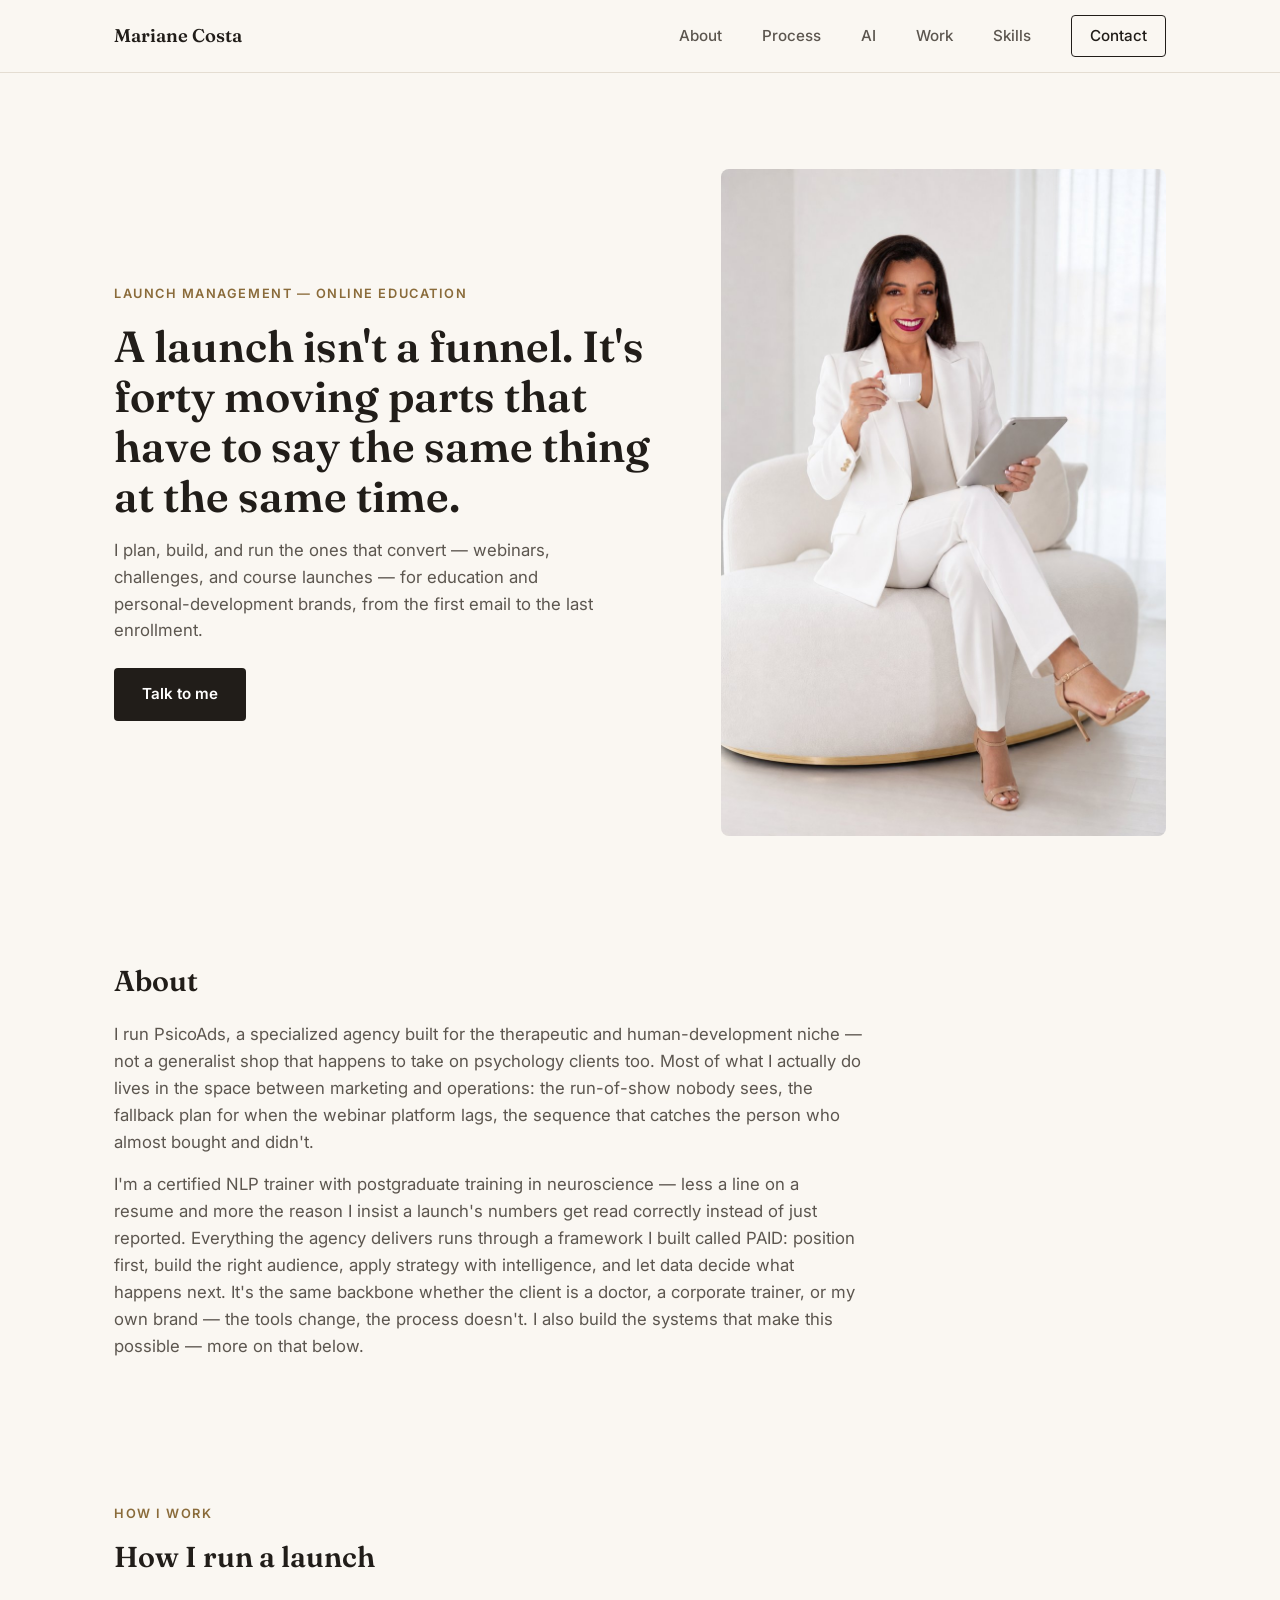
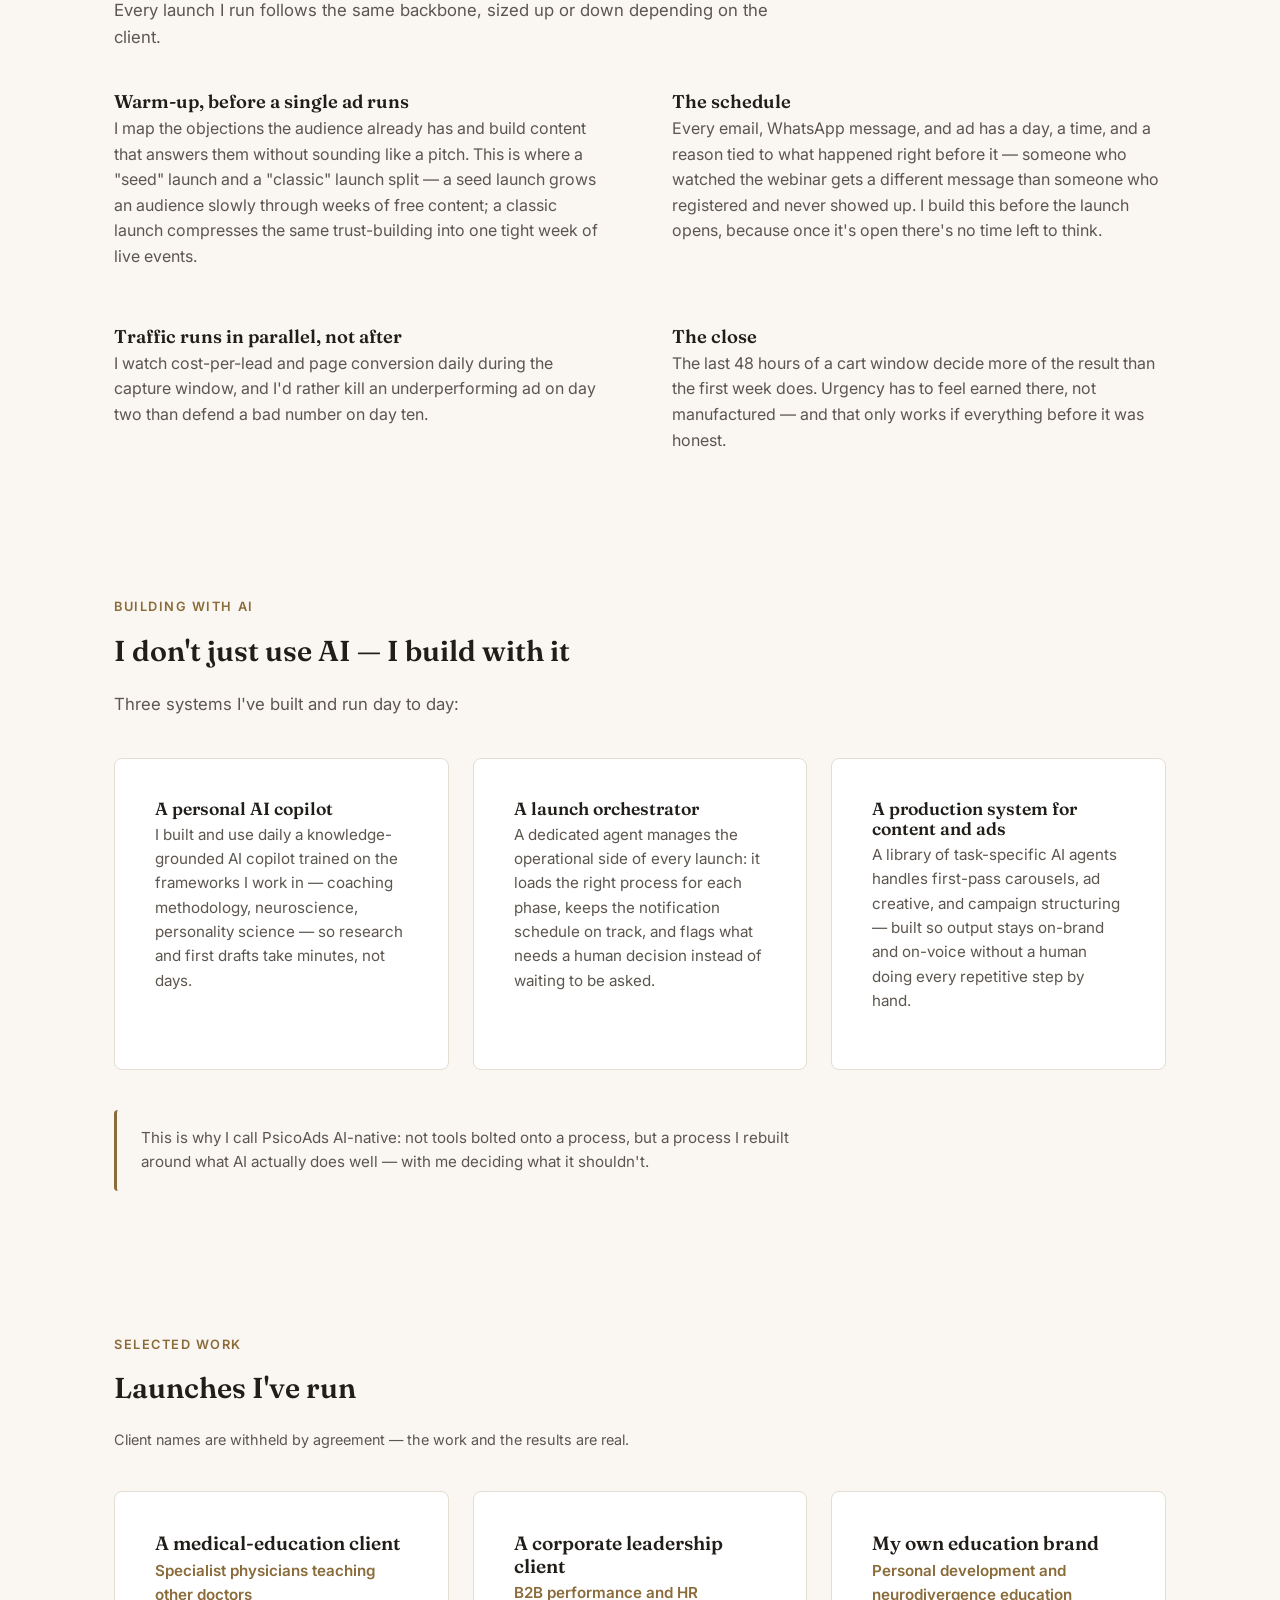
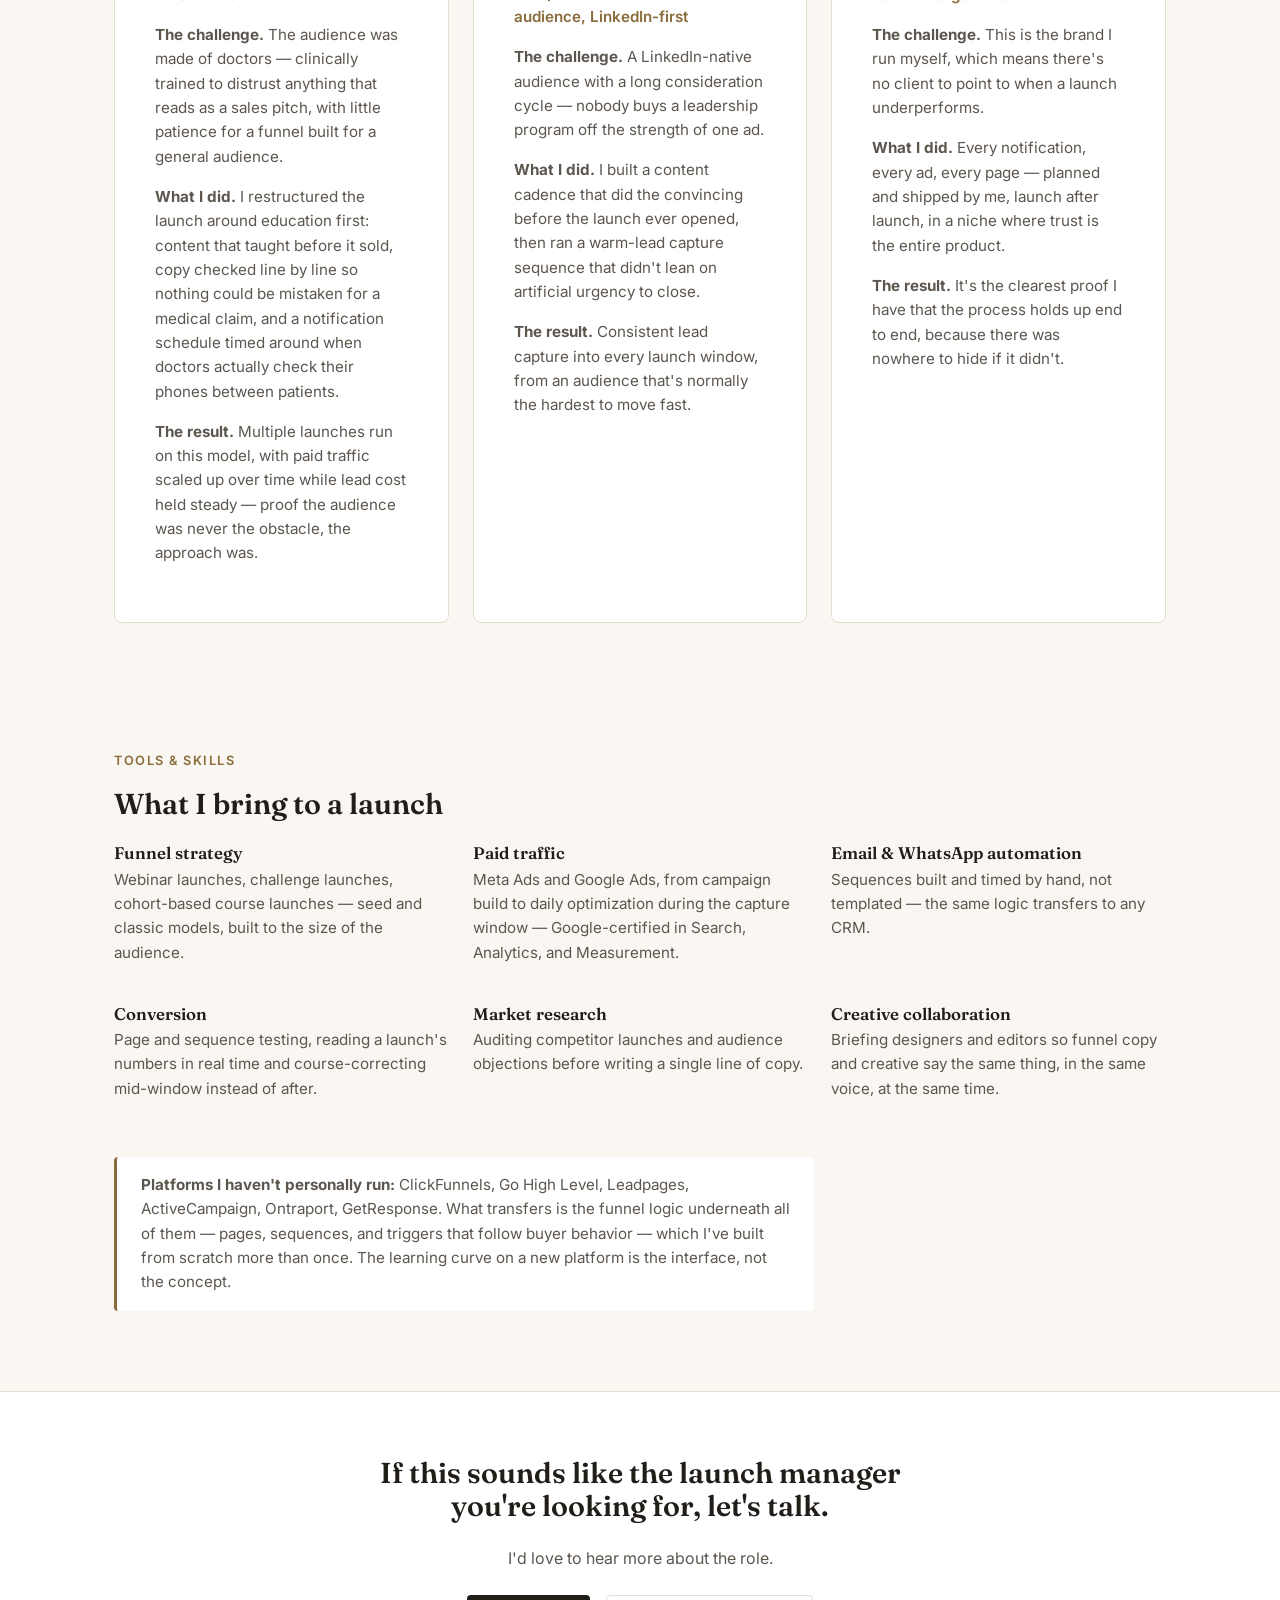
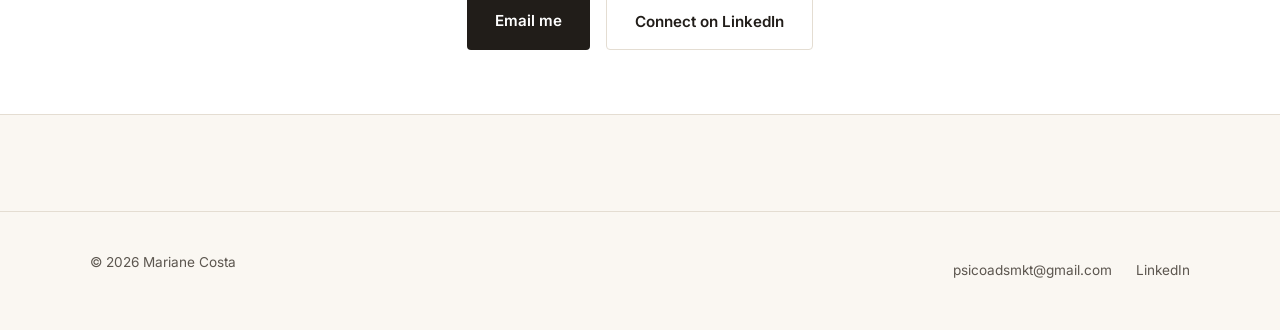
<file: index.html>
<!DOCTYPE html>
<html lang="en">
<head>
<meta charset="UTF-8">
<meta name="viewport" content="width=device-width, initial-scale=1.0">
<title>Mariane Costa — Launch Manager, Online Education</title>
<meta name="description" content="Launch strategist for online education brands — webinars, challenges, and cohort launches, from first email to last enrollment.">
<link rel="preconnect" href="https://fonts.googleapis.com">
<link rel="preconnect" href="https://fonts.gstatic.com" crossorigin>
<link href="https://fonts.googleapis.com/css2?family=Fraunces:opsz,wght@9..144,400;9..144,600&family=Inter:wght@400;500;600&display=swap" rel="stylesheet">
<link rel="stylesheet" href="styles.css">
<link rel="icon" href="data:,">
<link rel="canonical" href="https://marianecosta-6240.github.io/" />

<meta property="og:type" content="website" />
<meta property="og:site_name" content="Mariane Costa" />
<meta property="og:title" content="Mariane Costa — Launch Manager, Online Education" />
<meta property="og:description" content="Launch strategist for online education brands — webinars, challenges, and cohort launches, from first email to last enrollment." />
<meta property="og:url" content="https://marianecosta-6240.github.io/" />
<meta property="og:image" content="https://marianecosta-6240.github.io/assets/img/mariane-portrait.jpg" />
<meta property="og:image:width" content="600" />
<meta property="og:image:height" content="900" />
<meta property="og:locale" content="en_US" />

<meta name="twitter:card" content="summary_large_image" />
<meta name="twitter:title" content="Mariane Costa — Launch Manager, Online Education" />
<meta name="twitter:description" content="Launch strategist for online education brands — webinars, challenges, and cohort launches, from first email to last enrollment." />
<meta name="twitter:image" content="https://marianecosta-6240.github.io/assets/img/mariane-portrait.jpg" />
</head>
<body>
<header class="site-header">
  <div class="container header-inner">
    <a href="#home" class="brand">Mariane Costa</a>
    <button class="nav-toggle" id="navToggle" aria-label="Toggle menu" aria-expanded="false">
      <span></span><span></span><span></span>
    </button>
    <nav class="site-nav" id="siteNav">
      <a href="#about">About</a>
      <a href="#process">Process</a>
      <a href="#ai">AI</a>
      <a href="#work">Work</a>
      <a href="#skills">Skills</a>
      <a href="#contact" class="nav-cta">Contact</a>
    </nav>
  </div>
</header>

<main id="home">
  <section class="hero" id="hero">
    <div class="container hero-inner">
      <div class="hero-text">
        <p class="eyebrow">Launch Management — Online Education</p>
        <h1>A launch isn't a funnel. It's forty moving parts that have to say the same thing at the same time.</h1>
        <p class="hero-lead">I plan, build, and run the ones that convert — webinars, challenges, and course launches — for education and personal-development brands, from the first email to the last enrollment.</p>
        <div class="hero-actions">
          <a href="mailto:psicoadsmkt@gmail.com" class="btn btn-primary">Talk to me</a>
        </div>
      </div>
      <div class="hero-photo">
        <img src="assets/img/mariane-portrait.jpg" alt="Mariane Costa" width="600" height="900" loading="eager">
      </div>
    </div>
  </section>
  <section class="section about" id="about">
    <div class="container about-inner">
      <h2>About</h2>
      <p>I run PsicoAds, a specialized agency built for the therapeutic and human-development niche — not a generalist shop that happens to take on psychology clients too. Most of what I actually do lives in the space between marketing and operations: the run-of-show nobody sees, the fallback plan for when the webinar platform lags, the sequence that catches the person who almost bought and didn't.</p>
      <p>I'm a certified NLP trainer with postgraduate training in neuroscience — less a line on a resume and more the reason I insist a launch's numbers get read correctly instead of just reported. Everything the agency delivers runs through a framework I built called PAID: position first, build the right audience, apply strategy with intelligence, and let data decide what happens next. It's the same backbone whether the client is a doctor, a corporate trainer, or my own brand — the tools change, the process doesn't. I also build the systems that make this possible — more on that below.</p>
    </div>
  </section>
  <section class="section process" id="process">
    <div class="container">
      <p class="eyebrow">How I Work</p>
      <h2>How I run a launch</h2>
      <p class="process-intro">Every launch I run follows the same backbone, sized up or down depending on the client.</p>
      <div class="process-list">
        <div class="process-step">
          <h3>Warm-up, before a single ad runs</h3>
          <p>I map the objections the audience already has and build content that answers them without sounding like a pitch. This is where a "seed" launch and a "classic" launch split — a seed launch grows an audience slowly through weeks of free content; a classic launch compresses the same trust-building into one tight week of live events.</p>
        </div>
        <div class="process-step">
          <h3>The schedule</h3>
          <p>Every email, WhatsApp message, and ad has a day, a time, and a reason tied to what happened right before it — someone who watched the webinar gets a different message than someone who registered and never showed up. I build this before the launch opens, because once it's open there's no time left to think.</p>
        </div>
        <div class="process-step">
          <h3>Traffic runs in parallel, not after</h3>
          <p>I watch cost-per-lead and page conversion daily during the capture window, and I'd rather kill an underperforming ad on day two than defend a bad number on day ten.</p>
        </div>
        <div class="process-step">
          <h3>The close</h3>
          <p>The last 48 hours of a cart window decide more of the result than the first week does. Urgency has to feel earned there, not manufactured — and that only works if everything before it was honest.</p>
        </div>
      </div>
    </div>
  </section>
  <section class="section ai" id="ai">
    <div class="container">
      <p class="eyebrow">Building With AI</p>
      <h2>I don't just use AI — I build with it</h2>
      <p class="ai-intro">Three systems I've built and run day to day:</p>
      <div class="ai-grid">
        <div class="ai-card">
          <h3>A personal AI copilot</h3>
          <p>I built and use daily a knowledge-grounded AI copilot trained on the frameworks I work in — coaching methodology, neuroscience, personality science — so research and first drafts take minutes, not days.</p>
        </div>
        <div class="ai-card">
          <h3>A launch orchestrator</h3>
          <p>A dedicated agent manages the operational side of every launch: it loads the right process for each phase, keeps the notification schedule on track, and flags what needs a human decision instead of waiting to be asked.</p>
        </div>
        <div class="ai-card">
          <h3>A production system for content and ads</h3>
          <p>A library of task-specific AI agents handles first-pass carousels, ad creative, and campaign structuring — built so output stays on-brand and on-voice without a human doing every repetitive step by hand.</p>
        </div>
      </div>
      <p class="ai-note">This is why I call PsicoAds AI-native: not tools bolted onto a process, but a process I rebuilt around what AI actually does well — with me deciding what it shouldn't.</p>
    </div>
  </section>
  <section class="section work" id="work">
    <div class="container">
      <p class="eyebrow">Selected Work</p>
      <h2>Launches I've run</h2>
      <p class="work-note">Client names are withheld by agreement — the work and the results are real.</p>
      <div class="case-grid">
        <article class="case-card">
          <h3>A medical-education client</h3>
          <p class="case-label">Specialist physicians teaching other doctors</p>
          <p><strong>The challenge.</strong> The audience was made of doctors — clinically trained to distrust anything that reads as a sales pitch, with little patience for a funnel built for a general audience.</p>
          <p><strong>What I did.</strong> I restructured the launch around education first: content that taught before it sold, copy checked line by line so nothing could be mistaken for a medical claim, and a notification schedule timed around when doctors actually check their phones between patients.</p>
          <p><strong>The result.</strong> Multiple launches run on this model, with paid traffic scaled up over time while lead cost held steady — proof the audience was never the obstacle, the approach was.</p>
        </article>
        <article class="case-card">
          <h3>A corporate leadership client</h3>
          <p class="case-label">B2B performance and HR audience, LinkedIn-first</p>
          <p><strong>The challenge.</strong> A LinkedIn-native audience with a long consideration cycle — nobody buys a leadership program off the strength of one ad.</p>
          <p><strong>What I did.</strong> I built a content cadence that did the convincing before the launch ever opened, then ran a warm-lead capture sequence that didn't lean on artificial urgency to close.</p>
          <p><strong>The result.</strong> Consistent lead capture into every launch window, from an audience that's normally the hardest to move fast.</p>
        </article>
        <article class="case-card">
          <h3>My own education brand</h3>
          <p class="case-label">Personal development and neurodivergence education</p>
          <p><strong>The challenge.</strong> This is the brand I run myself, which means there's no client to point to when a launch underperforms.</p>
          <p><strong>What I did.</strong> Every notification, every ad, every page — planned and shipped by me, launch after launch, in a niche where trust is the entire product.</p>
          <p><strong>The result.</strong> It's the clearest proof I have that the process holds up end to end, because there was nowhere to hide if it didn't.</p>
        </article>
      </div>
    </div>
  </section>
  <section class="section skills" id="skills">
    <div class="container">
      <p class="eyebrow">Tools &amp; Skills</p>
      <h2>What I bring to a launch</h2>
      <div class="skill-grid">
        <div class="skill-item"><h3>Funnel strategy</h3><p>Webinar launches, challenge launches, cohort-based course launches — seed and classic models, built to the size of the audience.</p></div>
        <div class="skill-item"><h3>Paid traffic</h3><p>Meta Ads and Google Ads, from campaign build to daily optimization during the capture window — Google-certified in Search, Analytics, and Measurement.</p></div>
        <div class="skill-item"><h3>Email &amp; WhatsApp automation</h3><p>Sequences built and timed by hand, not templated — the same logic transfers to any CRM.</p></div>
        <div class="skill-item"><h3>Conversion</h3><p>Page and sequence testing, reading a launch's numbers in real time and course-correcting mid-window instead of after.</p></div>
        <div class="skill-item"><h3>Market research</h3><p>Auditing competitor launches and audience objections before writing a single line of copy.</p></div>
        <div class="skill-item"><h3>Creative collaboration</h3><p>Briefing designers and editors so funnel copy and creative say the same thing, in the same voice, at the same time.</p></div>
      </div>
      <p class="skill-honesty"><strong>Platforms I haven't personally run:</strong> ClickFunnels, Go High Level, Leadpages, ActiveCampaign, Ontraport, GetResponse. What transfers is the funnel logic underneath all of them — pages, sequences, and triggers that follow buyer behavior — which I've built from scratch more than once. The learning curve on a new platform is the interface, not the concept.</p>
    </div>
  </section>
  <section class="section contact" id="contact">
    <div class="container contact-inner">
      <h2>If this sounds like the launch manager you're looking for, let's talk.</h2>
      <p>I'd love to hear more about the role.</p>
      <div class="hero-actions">
        <a href="mailto:psicoadsmkt@gmail.com" class="btn btn-primary">Email me</a>
        <a href="https://www.linkedin.com/in/mari-costa-mkt" target="_blank" rel="noopener" class="btn btn-secondary">Connect on LinkedIn</a>
      </div>
    </div>
  </section>
</main>

<footer class="site-footer">
  <div class="container footer-inner">
    <p>&copy; 2026 Mariane Costa</p>
    <div class="footer-links">
      <a href="mailto:psicoadsmkt@gmail.com">psicoadsmkt@gmail.com</a>
      <a href="https://www.linkedin.com/in/mari-costa-mkt" target="_blank" rel="noopener">LinkedIn</a>
    </div>
  </div>
</footer>

<script src="script.js"></script>
</body>
</html>
</file>
<file: styles.css>
:root {
  --color-bg: #FAF7F2;
  --color-bg-alt: #FFFFFF;
  --color-ink: #211D19;
  --color-ink-soft: #5C564F;
  --color-accent: #8A6B3A;
  --color-border: #E4DDD2;
  --font-display: 'Fraunces', serif;
  --font-body: 'Inter', sans-serif;
  --container-w: 1100px;
  --space-1: 8px;
  --space-2: 16px;
  --space-3: 24px;
  --space-4: 40px;
  --space-5: 64px;
  --space-6: 96px;
  --radius: 4px;
}

* { box-sizing: border-box; }
html { scroll-behavior: smooth; scroll-padding-top: 104px; }
@media (prefers-reduced-motion: reduce) {
  html { scroll-behavior: auto; }
}
body { margin:0; font-family: var(--font-body); color: var(--color-ink); background: var(--color-bg); line-height:1.6; -webkit-font-smoothing:antialiased; overflow-x:hidden; }
img { max-width:100%; height:auto; display:block; }
a { color: inherit; }
h1,h2,h3 { font-family: var(--font-display); font-weight:600; line-height:1.15; margin:0 0 var(--space-2); }
p { margin:0 0 var(--space-2); color: var(--color-ink-soft); }

.container { max-width: var(--container-w); margin:0 auto; padding: 0 var(--space-3); }
.section { padding: var(--space-5) 0; }
.section h2 { font-size:1.8rem; margin-bottom: var(--space-3); }
.eyebrow { font-family: var(--font-body); font-size:.8rem; letter-spacing:.12em; text-transform:uppercase; color: var(--color-accent); font-weight:600; margin-bottom: var(--space-2); }

.btn { display:inline-block; padding:14px 28px; border-radius: var(--radius); font-weight:600; text-decoration:none; font-size:.95rem; transition: transform .15s ease, opacity .15s ease; }
.btn-primary { background: var(--color-ink); color:#fff; }
.btn-primary:hover { transform: translateY(-2px); }
.btn-secondary { border:1px solid var(--color-border); color: var(--color-ink); }
.btn-secondary:hover { border-color: var(--color-accent); color: var(--color-accent); }

.site-header { position:sticky; top:0; background: rgba(250,247,242,.92); backdrop-filter: blur(6px); border-bottom:1px solid var(--color-border); z-index:100; }
.header-inner { display:flex; align-items:center; justify-content:space-between; height:72px; }
.brand { font-family: var(--font-display); font-size:1.15rem; font-weight:600; text-decoration:none; }
.site-nav { display:flex; align-items:center; gap: var(--space-4); }
.site-nav a { text-decoration:none; font-size:.95rem; font-weight:500; color: var(--color-ink-soft); }
.site-nav a:hover { color: var(--color-ink); }
.nav-cta { padding:8px 18px; border:1px solid var(--color-ink); border-radius: var(--radius); color: var(--color-ink) !important; }
.nav-toggle { display:none; flex-direction:column; gap:5px; background:none; border:none; cursor:pointer; padding:8px; }
.nav-toggle span { width:22px; height:2px; background: var(--color-ink); }

@media (max-width: 768px) {
  .nav-toggle { display:flex; }
  .site-nav { position:absolute; top:72px; left:0; right:0; background: var(--color-bg-alt); flex-direction:column; align-items:flex-start; gap: var(--space-2); padding: var(--space-3); border-bottom:1px solid var(--color-border); display:none; }
  .site-nav.open { display:flex; }
}

.site-footer { border-top:1px solid var(--color-border); margin-top: var(--space-6); }
.footer-inner { display:flex; flex-wrap:wrap; gap: var(--space-2); align-items:center; justify-content:space-between; padding: var(--space-4) 0; font-size:.85rem; color: var(--color-ink-soft); }
.footer-links { display:flex; gap: var(--space-3); }
.footer-links a { text-decoration:none; color: var(--color-ink-soft); }
.footer-links a:hover { color: var(--color-accent); }

.hero { padding: var(--space-6) 0 var(--space-5); }
.hero-inner { display:grid; grid-template-columns: 1.1fr .9fr; gap: var(--space-5); align-items:center; }
.hero-text h1 { font-size: clamp(1.9rem, 3.4vw, 2.75rem); }
.hero-lead { font-size:1.05rem; max-width:44ch; }
.hero-actions { display:flex; gap: var(--space-2); flex-wrap:wrap; margin-top: var(--space-3); }
.hero-photo img { border-radius: 8px; }
@media (max-width: 900px) {
  .hero-inner { grid-template-columns: 1fr; }
  .hero-photo { order:-1; max-width:320px; margin:0 auto; }
}

.about-inner p { max-width: 68ch; font-size:1.05rem; }

.process-intro { max-width:60ch; font-size:1.05rem; margin-bottom: var(--space-4); }
.process-list { display:grid; gap: var(--space-4); }
.process-step h3 { font-size:1.15rem; margin-bottom:4px; }
.process-step p { max-width: 68ch; }
@media (min-width: 900px) {
  .process-list { grid-template-columns: 1fr 1fr; column-gap: var(--space-5); }
}

.work-note { color: var(--color-ink-soft); font-size:.9rem; margin-bottom: var(--space-4); }
.case-grid { display:grid; gap: var(--space-3); }
.case-card { background: var(--color-bg-alt); border:1px solid var(--color-border); border-radius:8px; padding: var(--space-4); }
.case-card h3 { font-size:1.2rem; margin-bottom:4px; }
.case-label { font-size:.85rem; color: var(--color-accent); font-weight:600; margin-bottom: var(--space-2); }
.case-card p { font-size:.95rem; }
@media (min-width: 900px) {
  .case-grid { grid-template-columns: repeat(3, 1fr); }
}

.skill-grid { display:grid; gap: var(--space-3); margin-bottom: var(--space-4); }
.skill-item h3 { font-size:1.05rem; margin-bottom:4px; }
.skill-item p { font-size:.95rem; }
.skill-honesty { max-width:70ch; font-size:.95rem; background: var(--color-bg-alt); border-left:3px solid var(--color-accent); padding: var(--space-2) var(--space-3); border-radius:4px; }
@media (min-width: 700px) {
  .skill-grid { grid-template-columns: repeat(3, 1fr); }
}

.contact { text-align:center; background: var(--color-bg-alt); border-top:1px solid var(--color-border); border-bottom:1px solid var(--color-border); }
.contact-inner { max-width:600px; margin:0 auto; }
.contact .hero-actions { justify-content:center; }

.ai-intro { font-size:1.05rem; margin-bottom: var(--space-4); }
.ai-grid { display:grid; gap: var(--space-3); margin-bottom: var(--space-4); }
.ai-card { background: var(--color-bg-alt); border:1px solid var(--color-border); border-radius:8px; padding: var(--space-4); }
.ai-card h3 { font-size:1.1rem; margin-bottom:4px; }
.ai-card p { font-size:.95rem; }
.ai-note { max-width:70ch; font-size:.95rem; border-left:3px solid var(--color-accent); padding: var(--space-2) var(--space-3); border-radius:4px; }
@media (min-width: 900px) {
  .ai-grid { grid-template-columns: repeat(3, 1fr); }
}
</file>
